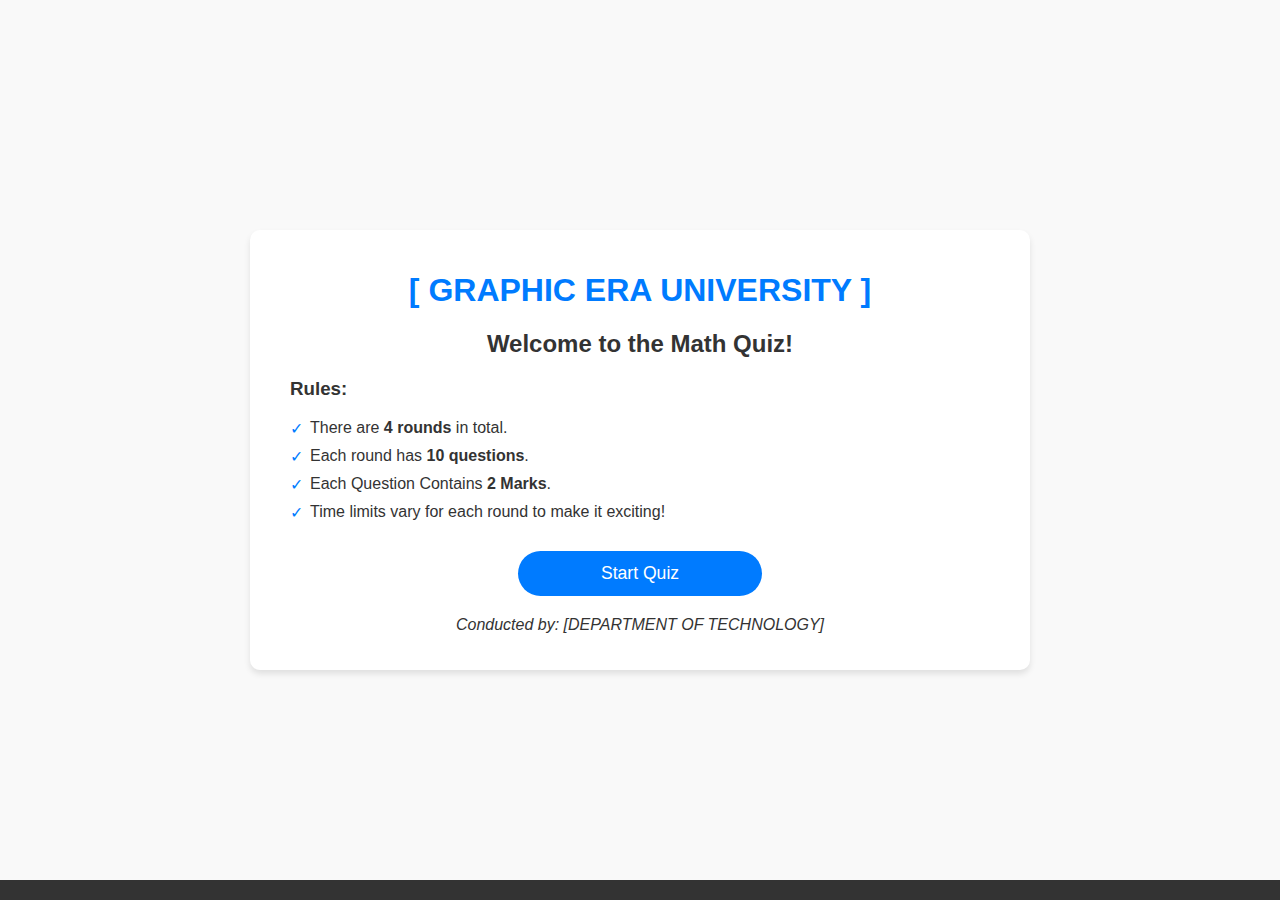
<file: index.html>
<!DOCTYPE html>
<html lang="en">
  <head>
    <meta charset="UTF-8" />
    <meta name="viewport" content="width=device-width, initial-scale=1.0" />
    <title>Math Quiz - Welcome</title>
    <link rel="stylesheet" href="css/index.css">
  </head>
  <body>
    <!-- Loader -->
    <div id="loader">
      <div class="loader"></div>
    </div>
    <div class="container">
      <h1>[ GRAPHIC ERA UNIVERSITY ]</h1>
      <h2>Welcome to the Math Quiz!</h2>
      <div class="rules">
        <h3>Rules:</h3>
        <ul>
          <li>There are <strong>4 rounds</strong> in total.</li>
          <li>Each round has <strong>10 questions</strong>.</li>
          <li>Each Question Contains <strong>2 Marks</strong>.</li>
          <li>Time limits vary for each round to make it exciting!</li>
        </ul>
      </div>
      <a href="start-page/round-1-start.html" class="start-btn">Start Quiz</a>
      <div class="conducted-by">
        <p>Conducted by: [DEPARTMENT OF TECHNOLOGY]</p>
      </div>
    </div>
    <footer class="footer">
     
    </footer>
    <script src="js/script.js"></script>
  </body>
</html>
</file>
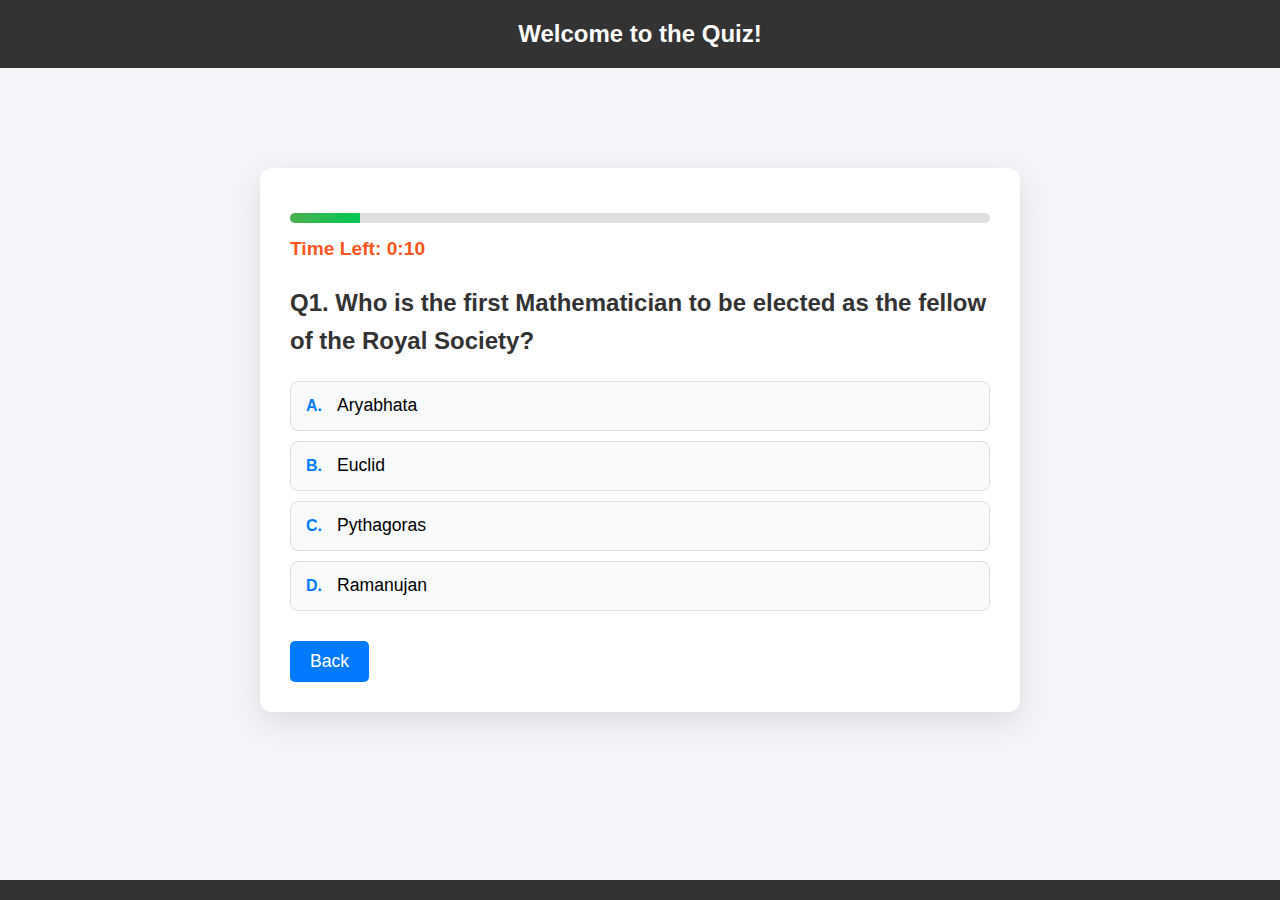
<file: question/round-1-question.html>
<!DOCTYPE html>
<html lang="en">
  <head>
    <meta charset="UTF-8" />
    <meta name="viewport" content="width=device-width, initial-scale=1.0" />
    <title>Round 1 | Quiz</title>
   <link rel="stylesheet" href="../css/question.css">
  </head>
  <body>
    <!-- Loader -->
    <div id="loader">
      <div class="loader"></div>
    </div>
    <header>Welcome to the Quiz!</header>
    <div class="quiz-container">
      <div class="progress-container">
    <div id="progress-bar"></div>
  </div>
      <div id="timer" class="hidden">
        Time Left: <span id="time-remaining"></span>
      </div>
      <button id="start-timer-btn" onclick="startTimer()">Start Timer</button>
      <div class="question-section">
        <h3 id="question-text">Loading...</h3>
        <ul class="options" id="options-list">
          <!-- Options dynamically generated -->
        </ul>
      </div>
      <div id="feedback" class="hidden"></div>
      <div id="explanation" class="hidden"></div>
      <button id="back-btn" class="hidden" onclick="loadPreviousQuestion()">
        Back
      </button>
      <button id="next-btn" class="hidden" onclick="loadNextQuestion()">
        Next
      </button>
    </div>

    <footer class="footer">
      
    </footer>

    <script>
      // Array of quiz questions with options, correct answers, and explanations
      const questions = [
        // Question 1
        {
          question:
            "Q1. Who is the first Mathematician to be elected as the fellow of the Royal Society?",
          options: ["Aryabhata", "Euclid", "Pythagoras", "Ramanujan"],
          correct: "Ramanujan",
          explanation:
            "Ramanujan was the first Indian mathematician to be elected as a fellow of the Royal Society due to his extraordinary contributions to mathematics.",
        },

        // Question 2
        {
          question: "Q2. Name the film based on Srinivasan Ramanujan's life.",
          options: [
            "The Man Who Knew Infinity",
            "A Beautiful Mind",
            "A Disappearing Number",
            "D + x + y",
          ],
          correct: "The Man Who Knew Infinity",
          explanation:
            "The movie 'The Man Who Knew Infinity' is a biographical drama about Srinivasa Ramanujan, focusing on his life and collaboration with G.H. Hardy.",
        },

        // Question 3
        {
          question:
            "Q3. In 2017, based on Srinivasan Ramanujan and G.H. Hardy on several rewards. Do you know the title of the play?",
          options: [
            "The Man Who Knew Infinity",
            "A Disappearing Number",
            "C + x + y",
            "A Beautiful Mind",
          ],
          correct: "A Disappearing Number",
          explanation:
            "'A Disappearing Number' is a play inspired by the life and mathematics of Ramanujan and his work with G.H. Hardy.",
        },

        // Question 4
        {
          question:
            "Q4. Which year was celebrated as National Mathematics Day by the Government of India?",
          options: ["2010", "2011", "2012", "2013"],
          correct: "2012",
          explanation:
            "The Indian Government declared December 22, 2012, as National Mathematics Day to honor Srinivasa Ramanujan's birth anniversary.",
        },

        // Question 5
        {
          question:
            "Q5. Aryabhata, one of the famous mathematicians from India, was born in ______.",
          options: ["Kashmir", "Bihar", "Bengal", "Tamil Nadu"],
          correct: "Bihar",
          explanation:
            "Aryabhata was born in Bihar, India, and made significant contributions to mathematics and astronomy.",
        },

        // Question 6
        {
          question:
            "Q6. Who provided elegant results for the summation of series of squares and cubes?",
          options: ["Aryabhata", "Ramanujan", "Euclid", "Pythagoras"],
          correct: "Aryabhata",
          explanation:
            "Aryabhata was one of the first mathematicians to provide precise results for the summation of series.",
        },

        // Question 7
        {
          question: "Q7. What was Aryabhata's approximation of pi?",
          options: ["3.1416", "22/7", "3.1428", "3.1"],
          correct: "3.1416",
          explanation:
            "Aryabhata calculated the value of pi to four decimal places as 3.146, a remarkable approximation for his time.",
        },

        // Question 8
        {
          question: "Q8. What is the Pythagorean Theorem?",
          options: [
            "A mathematical formula for finding the length of the side of a right triangle",
            "A spiritual belief that people are reborn after death",
            "The equation that proves that the Earth revolves around the Sun",
            "The only surviving book by Pythagoras",
          ],
          correct:
            "A mathematical formula for finding the length of the side of a right triangle",
          explanation:
            "The Pythagorean Theorem states that in a right triangle, the square of the hypotenuse is equal to the sum of the squares of the other two sides.",
        },

        // Question 9
        {
          question: "Q9. Who wrote the book Dasgitika?",
          options: ["Ramanujan", "Aryabhata", "Euclid", "Archimedes"],
          correct: "Aryabhata",
          explanation:
            "Aryabhata wrote Dasgitika, a work focusing on astronomy and mathematics.",
        },

        // Question 10
        {
          question: "Q10. Who was known as the father of mathematics?",
          options: ["Archimedes", "Aryabhata", "Ramanujan", "Euclid"],
          correct: "Archimedes",
          explanation:
            "Archimedes is often referred to as the father of mathematics for his foundational work in geometry, calculus, and mechanics.",
        },
      ];
      
    </script>
    <script>
    const NEXT_ROUND_URL = "../start-page/round-2-start.html";
  </script>
    <script src="../js/script.js"></script>
    
  </body>
</html>
</file>
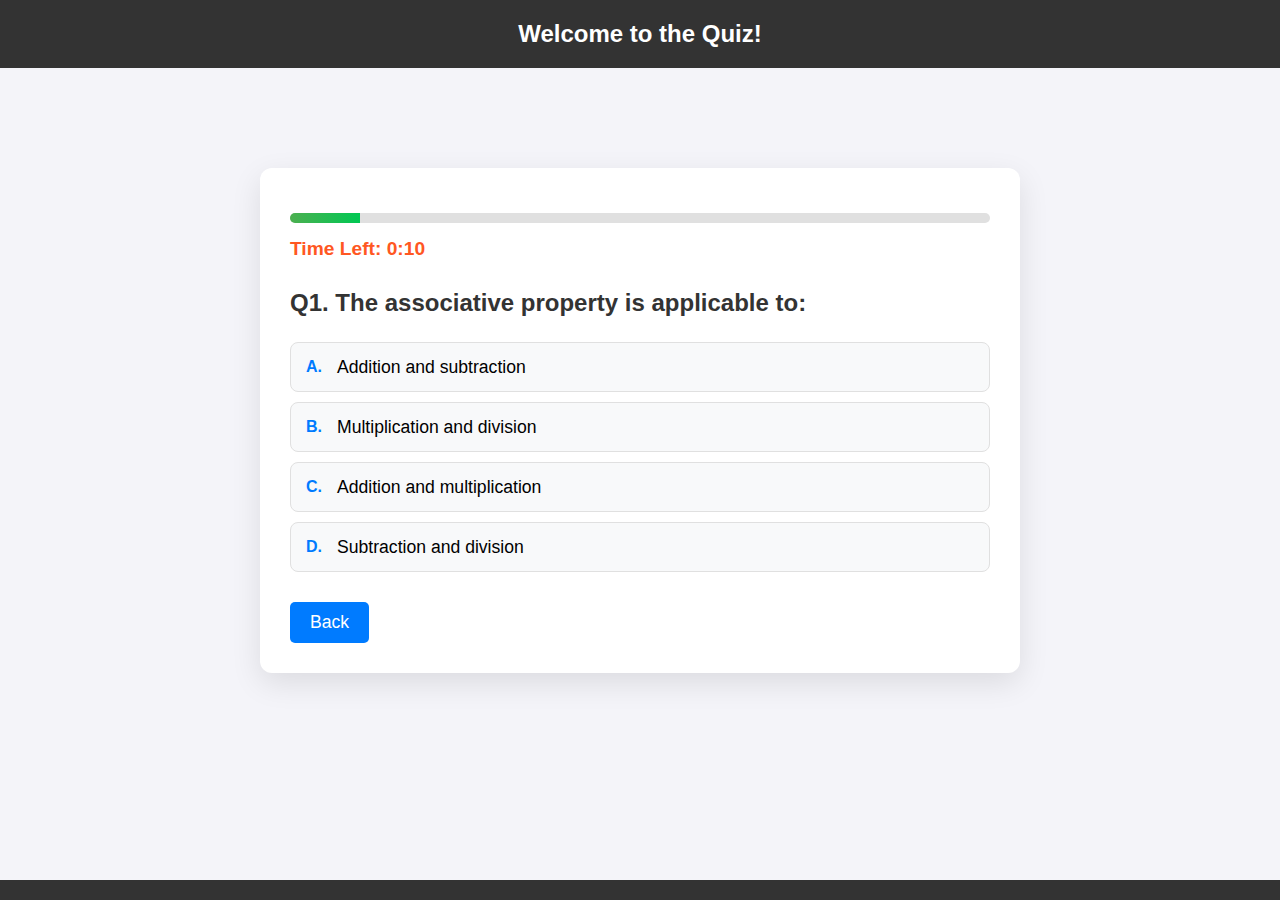
<file: question/round-2-question.html>
<!DOCTYPE html>
<html lang="en">
  <head>
    <meta charset="UTF-8" />
    <meta name="viewport" content="width=device-width, initial-scale=1.0" />
    <title>Round 2 | Quiz</title>
    <link rel="stylesheet" href="../css/question.css" />
  </head>
  <body>
    <!-- Loader -->
    <div id="loader">
      <div class="loader"></div>
    </div>
    <header>Welcome to the Quiz!</header>
    <div class="quiz-container">
      <div class="progress-container">
    <div id="progress-bar"></div>
  </div>
      <div id="timer" class="hidden">
        Time Left: <span id="time-remaining"></span>
      </div>
      <button id="start-timer-btn" onclick="startTimer()">Start Timer</button>
      <div class="question-section">
        <h3 id="question-text">Loading...</h3>
        <ul class="options" id="options-list">
          <!-- Options dynamically generated -->
        </ul>
      </div>
      <div id="feedback" class="hidden"></div>
      <div id="explanation" class="hidden"></div>
      <button id="back-btn" class="hidden" onclick="loadPreviousQuestion()">
        Back
      </button>
      <button id="next-btn" class="hidden" onclick="loadNextQuestion()">
        Next
      </button>
    </div>

    <footer class="footer">
      
    </footer>

    <script>
      // Array of quiz questions
      const questions = [
        {
          question: "Q1. The associative property is applicable to:",
          options: [
            "Addition and subtraction",
            "Multiplication and division",
            "Addition and multiplication",
            "Subtraction and division",
          ],
          correct: "Addition and multiplication",
          explanation:
            "The associative property holds true for addition and multiplication, but not for subtraction or division.",
        },
        {
          question:
            "Q2. What is the multiplicative identity of rational numbers?",
          options: ["0", "1", "2", "-1"],
          correct: "1",
          explanation:
            "The multiplicative identity is 1 because any number multiplied by 1 remains unchanged.",
        },
        {
          question:
            "Q3. In between 3/4 and 1, how many rational numbers are there?",
          options: ["0", "1", "2", "Countless"],
          correct: "Countless",
          explanation:
            "There are infinitely many rational numbers between any two distinct rational numbers.",
        },
        {
          question: "Q4. Which of the statements below is correct?",
          options: [
            "When it comes to division, natural numbers are associative.",
            "When it comes to division, whole numbers are associative.",
            "When it comes to division, integers are associative.",
            "When it comes to division, rational numbers are not associative.",
          ],
          correct:
            "When it comes to division, rational numbers are not associative.",
          explanation:
            "The associative property does not apply to division in rational numbers or other number systems.",
        },
        {
          question:
            "Q5. If two lines intersect at a point, how many angles are formed?",
          options: ["1", "2", "3", "4"],
          correct: "4",
          explanation:
            "When two lines intersect, four angles are formed: two pairs of vertically opposite angles.",
        },
        {
          question:
            "Q6. The angles that share a common vertex and a common side are called:",
          options: [
            "Supplementary angles",
            "Complementary angles",
            "Adjacent angles",
            "Vertical angles",
          ],
          correct: "Adjacent angles",
          explanation:
            "Adjacent angles share a common vertex and a common side, and their non-common sides do not overlap.",
        },
        {
          question:
            "Q7. Two adjacent angles whose non-common sides are opposite rays form a:",
          options: [
            "Linear pair",
            "Right angle",
            "Vertical angles",
            "Perpendicular lines",
          ],
          correct: "Vertical angles",
          explanation:
            "Vertical angles are opposite angles formed when two lines intersect. They are always equal.",
        },
        {
          question:
            "Q8. What is the value of x if (x − 2) is a factor of the polynomial x² − 4x + 3?",
          options: ["1", "2", "3", "4"],
          correct: "2",
          explanation:
            "Substituting x = 2 into the polynomial x² − 4x + 3 gives a value of 0, confirming it as a factor.",
        },
        {
          question:
            "Q9. An athlete takes 10 rounds of a rectangular park, 40 m long and 30 m wide. Find the total distance covered by him.",
          options: ["1400 m", "700 m", "70 m", "2800 m"],
          correct: "1400 m",
          explanation:
            "The perimeter of the park is 2 × (40 + 30) = 140 m. For 10 rounds, the total distance is 10 × 140 = 1400 m.",
        },
        {
          question:
            "Q10. If the circumference of a circle is equal to the perimeter of a square, then which of the following is correct?",
          options: [
            "Area of square is equal to area of circle",
            "Area of square is less than area of circle",
            "Area of square is greater than area of circle",
            "None of the above",
          ],
          correct: "Area of square is less than area of circle",
          explanation:
            "The square’s area is less than the circle's when their perimeter and circumference are equal.",
        },
      ];
    </script>
    <script>
  const NEXT_ROUND_URL = "../start-page/round-3-start.html";
</script>
    <script src="../js/script.js"></script>
    
  </body>
</html>
</file>
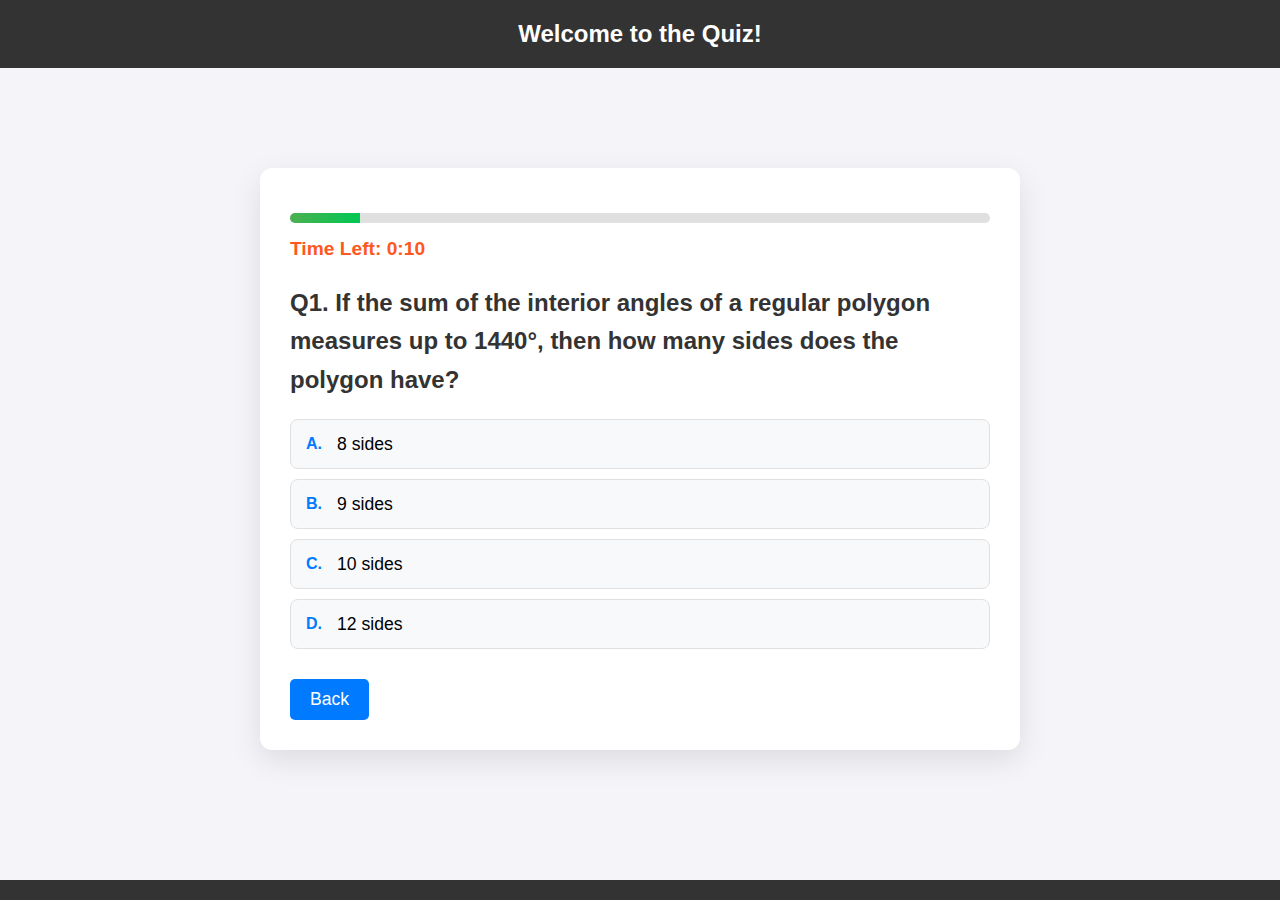
<file: question/round-3-question.html>
<!DOCTYPE html>
<html lang="en">
  <head>
    <meta charset="UTF-8" />
    <meta name="viewport" content="width=device-width, initial-scale=1.0" />
    <title>Round 3 | Quiz</title>
<link rel="stylesheet" href="../css/question.css">
  </head>
  <body>
    <!-- Loader -->
    <div id="loader">
      <div class="loader"></div>
    </div>
    <header>Welcome to the Quiz!</header>
    <div class="quiz-container">
      <div class="progress-container">
    <div id="progress-bar"></div>
  </div>
      <div id="timer" class="hidden">
        Time Left: <span id="time-remaining"></span>
      </div>
      <button id="start-timer-btn" onclick="startTimer()">Start Timer</button>
      <div class="question-section">
        <h3 id="question-text">Loading...</h3>
        <ul class="options" id="options-list">
          <!-- Options dynamically generated -->
        </ul>
      </div>
      <div id="feedback" class="hidden"></div>
      <div id="explanation" class="hidden"></div>
      <button id="back-btn" class="hidden" onclick="loadPreviousQuestion()">
        Back
      </button>
      <button id="next-btn" class="hidden" onclick="loadNextQuestion()">
        Next
      </button>
    </div>

    <footer class="footer">
      
    </footer>

    <script>
      // Array of quiz questions with correct answers and explanations
      const questions = [
        {
          question:
            "Q1. If the sum of the interior angles of a regular polygon measures up to 1440°, then how many sides does the polygon have?",
          options: ["8 sides", "9 sides", "10 sides", "12 sides"],
          correct: "10 sides",
          explanation:
            "The sum of interior angles is given by the formula (n-2) × 180°, where n is the number of sides. Solving for n: (n-2) × 180 = 1440, so n = 10.",
        },
        {
          question:
            "Q2. What is the quadrilateral formed by the angle bisectors of a parallelogram?",
          options: ["Square", "Rectangle", "Circle", "Rhombus"],
          correct: "Rectangle",
          explanation:
            "The angle bisectors of a parallelogram always form a rectangle, regardless of the parallelogram's dimensions.",
        },
        {
          question:
            "Q3. Which of the quadrilaterals has all angles as right angles, opposite sides equal, and diagonals bisect each other?",
          options: ["Rectangle", "Rhombus", "Square", "None of these"],
          correct: "Rectangle",
          explanation:
            "A rectangle has all right angles, equal opposite sides, and diagonals that bisect each other.",
        },
        {
          question:
            "Q4. Diagonals of which of the following quadrilaterals do not bisect it into two congruent triangles?",
          options: ["Rhombus", "Trapezium", "Square", "Rectangle"],
          correct: "Trapezium",
          explanation:
            "Diagonals of a trapezium do not divide it into congruent triangles unless it is isosceles.",
        },
        {
          question: "Q5. Which of the following are true about a rhombus?",
          options: [
            "The sides are all congruent.",
            "The diagonals are congruent.",
            "It has four right angles.",
            "All of the above.",
          ],
          correct: "The sides are all congruent.",
          explanation:
            "A rhombus has all sides equal, but its diagonals are not always congruent, and it does not necessarily have right angles.",
        },
        {
          question: "Q6. Which of the following are true about a square?",
          options: [
            "The diagonals are congruent.",
            "The sides are congruent.",
            "The diagonals are perpendicular.",
            "All of the above.",
          ],
          correct: "All of the above.",
          explanation:
            "A square has congruent sides and diagonals, and its diagonals are perpendicular to each other.",
        },
        {
          question:
            "Q7. Two numbers are in the ratio 7:9. If the sum of the numbers is 112, then the larger number is:",
          options: ["49", "72", "63", "42"],
          correct: "63",
          explanation:
            "If the ratio is 7:9, the total parts are 16. The larger number is (9/16) × 112 = 63.",
        },
        {
          question:
            "Q8. Rakesh has Rs. 10 and Karan has 10 paise. Find the ratio of money with Rakesh and money with Karan.",
          options: ["1/100", "100/1", "10/500", "5/2"],
          correct: "100/1",
          explanation:
            "Rs. 10 = 1000 paise, so the ratio of money is 1000:10 = 100:1.",
        },
        {
          question: "Q9. The average of the first 5 multiples of 9 is:",
          options: ["20", "27", "28", "30"],
          correct: "27",
          explanation:
            "The first 5 multiples of 9 are 9, 18, 27, 36, and 45. Their sum is 135, so the average is 135 ÷ 5 = 27.",
        },
        {
          question:
            "Q10. The sum of 10 numbers is 550. Find their average number.",
          options: ["54", "56", "55", "58"],
          correct: "55",
          explanation:
            "The average is the sum of the numbers divided by the count. 550 ÷ 10 = 55.",
        },
      ];
    </script>
    <script>
  const NEXT_ROUND_URL = "../start-page/round-4-start.html";
</script>
     <script src="../js/script.js"></script>
  </body>
</html>
</file>
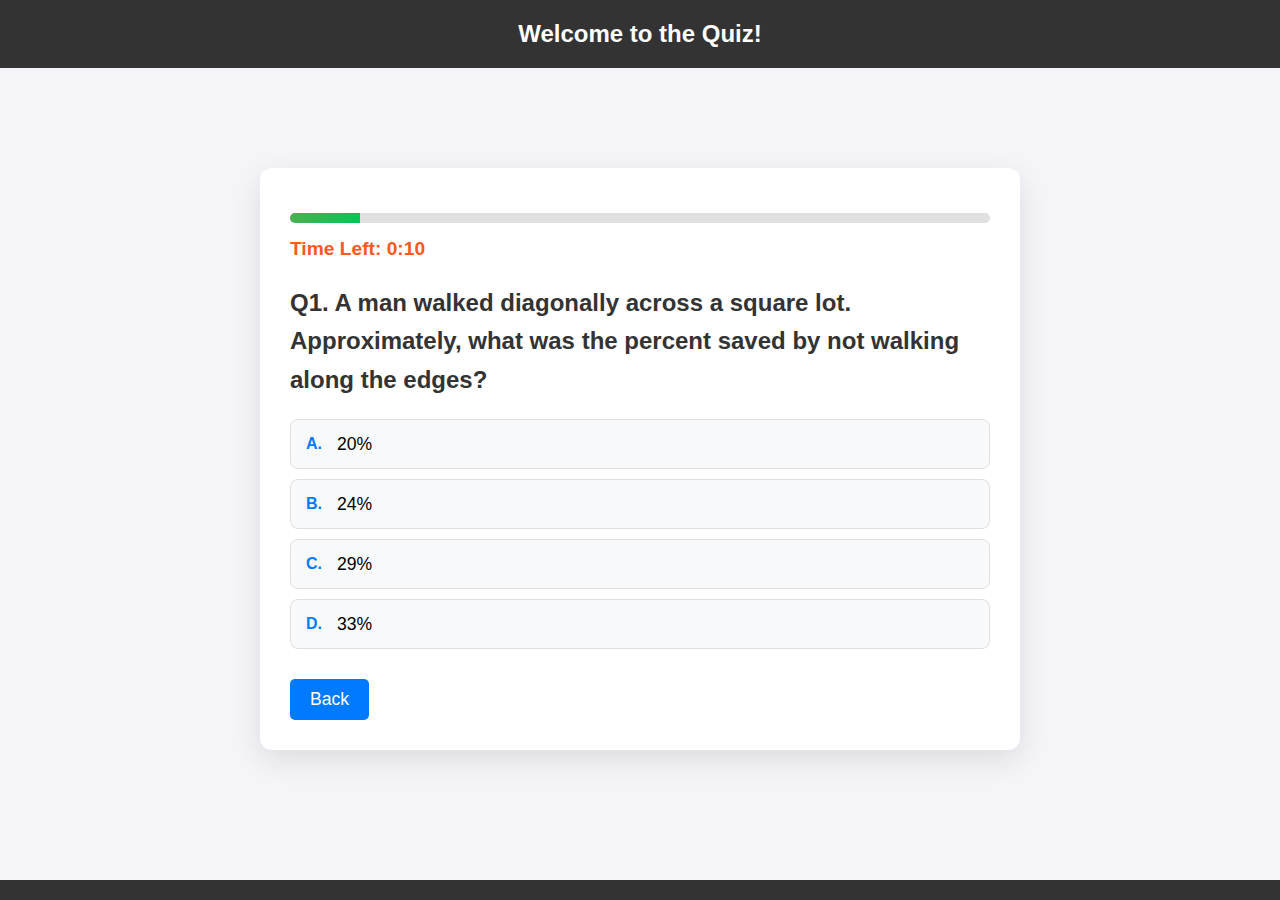
<file: question/round-4-question.html>
<!DOCTYPE html>
<html lang="en">
  <head>
    <meta charset="UTF-8" />
    <meta name="viewport" content="width=device-width, initial-scale=1.0" />
    <title>Round 4 | Quiz</title>
    <link rel="stylesheet" href="../css/question.css">
  </head>
  <body>
    <!-- Loader -->
    <div id="loader">
      <div class="loader"></div>
  </div>
    <header>Welcome to the Quiz!</header>
    <div class="quiz-container">
      <div class="progress-container">
    <div id="progress-bar"></div>
  </div>
      <div id="timer" class="hidden">Time Left: <span id="time-remaining"></span></div>
      <button id="start-timer-btn" onclick="startTimer()">Start Timer</button>
      <div class="question-section">
        <h3 id="question-text">Loading...</h3>
        <ul class="options" id="options-list">
          <!-- Options dynamically generated -->
        </ul>
      </div>
      <div id="feedback" class="hidden"></div>
      <div id="explanation" class="hidden"></div>
      <button id="back-btn" class="hidden" onclick="loadPreviousQuestion()">
        Back
      </button>
      <button id="next-btn" class="hidden" onclick="loadNextQuestion()">
        Next
      </button>
    </div>

    <footer class="footer">
     
    </footer>

    <script>
// Array of quiz questions with correct answers and explanations
const questions = [
  
  {
    question: "Q1. A man walked diagonally across a square lot. Approximately, what was the percent saved by not walking along the edges?",
    options: [
      "20%",
      "24%",
      "29%",
      "33%",
    ],
   
    correct: "33%",
    explanation: "Walking along the edges would involve two sides of the square, but walking diagonally saves approximately 33% of the distance.",
  },
  {
    question: "Q2. The ratio between the perimeter and the breadth of a rectangle is 5:1. If the area of the rectangle is 216 sq. cm, what is the length of the rectangle?",
    options: [
      "16 cm",
      "18 cm",
      "24 cm",
      "Data inadequate",
    ],
    correct: "18 cm",
    explanation: "Using the formula for perimeter and area, solve for the length as 18 cm.",
  },
  {
    question: "Q3. An article is at 10% more than the CP. If a discount of 10% is allowed, then which of the following is correct?",
    options: [
      "1% gain",
      "1% loss",
      "No gain no loss",
      "1.1% loss",
    ],
    correct: "1% loss",
    explanation: "If an article is priced 10% above cost and a 10% discount is given, there will be a 1% loss.",
  },
  {
    question: "Q4. What time period is taken when interest is calculated half yearly?",
    options: [
      "Twice as much as the number of given years",
      "Half as much as the number of given years",
      "Same as the number of given years",
      "None of these",
    ],
    correct: "Half as much as the number of given years",
    explanation: "For half-yearly calculations, the time period is halved compared to yearly calculations.",
  },
  {
    question: "Q5. At what rate per annum will Rs. 400/- amount to Rs. 585/- in 3 years?",
    options: [
      "10%",
      "8%",
      "12%",
      "9%",
    ],
    correct: "12%",
    explanation: "Using the simple interest formula, the rate is calculated as 12%.",
  },
  {
    question: "Q6. From the given diagram, if ∠SOQ = 72° and ROQ = 2:3, then what are the values of angles ∠SOQ and ∠ROQ?",
    image: "/image/6.png", // Add an image file for this question.
    options: [
      "54° and 36°",
      "40° and 60°",
      "72° and 108°",
      "None of these",
    ],
    correct: "72° and 108°",
    explanation: "The ratios 2:3 are proportional, leading to angle calculations of 72° and 108°.",
    image: "/image/6.png", // Add an image file for this question.
  },
  {
    question: "Q7. Find the value of ∠ABC if PQ || RS.",
    image: "/image/7.png", // Add an image file for this construction question.
    options: [
      "70°",
      "140°",
      "110°",
      "90°",
    ],
    correct: "110°",
    explanation: "Using the properties of parallel lines and angles, the angle is calculated as 110°.",
   
  },
  {
    question: "Q8. A diagonal of a rectangle is inclined to one side of the rectangle at 25°. The acute angle between the diagonals is:",
    options: [
      "35°",
      "50°",
      "40°",
      "25°",
    ],
    correct: "40°",
    explanation: "The acute angle between the diagonals is derived using trigonometric relationships.",
  },
  {
    question: "Q9. If the diagonals of a rhombus are 18 cm and 24 cm respectively, then its side is equal to:",
    options: [
      "16 cm",
      "15 cm",
      "20 cm",
      "17 cm",
    ],
    correct: "15 cm",
    explanation: "Using the Pythagorean theorem, the side length is calculated as 15 cm.",
  },
  {
    question: "Q10. If three out of four points are collinear, then we get:",
    options: [
      "A line",
      "A triangle",
      "A quadrilateral",
      "A square",
    ],
    correct: "A line",
    explanation: "Three collinear points always form a straight line.",
  },
];

  </script>
   <script src="../js/script.js"></script>
  </body>
</html>
</file>
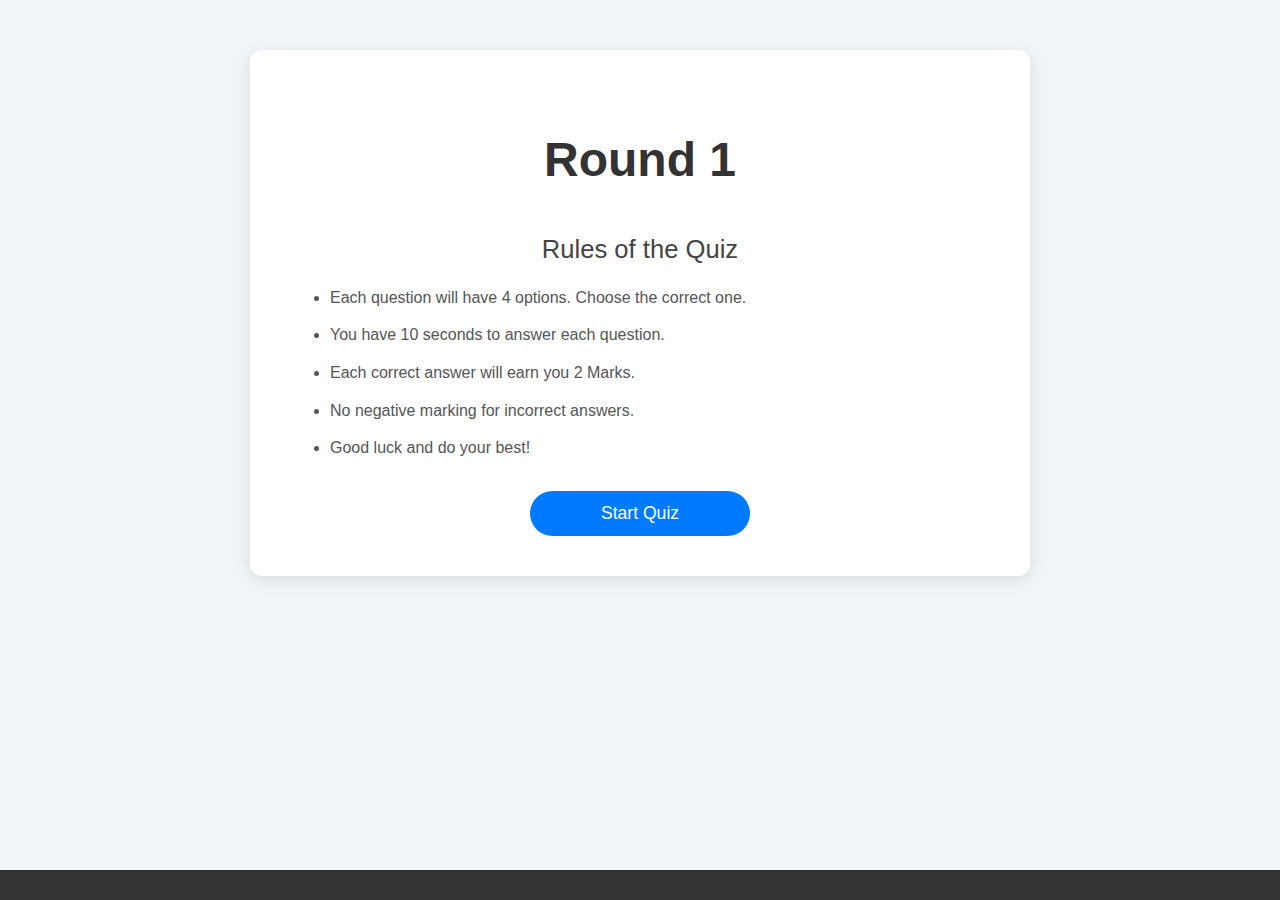
<file: start-page/round-1-start.html>
<!DOCTYPE html>
<html lang="en">
  <head>
    <meta charset="UTF-8" />
    <meta name="viewport" content="width=device-width, initial-scale=1.0" />
    <title>Round 1 | Quiz</title>
   <link rel="stylesheet" href="../css/startpage.css">
  </head>
  <body>
    <!-- Loader -->
    <div id="loader">
      <div class="loader"></div>
    </div>
    <div class="container">
      <header>
        <h1>Round 1</h1>
      </header>

      <section class="rules">
        <h2>Rules of the Quiz</h2>
        <ul>
          <li>Each question will have 4 options. Choose the correct one.</li>
          <li>You have 10 seconds to answer each question.</li>
          <li>Each correct answer will earn you 2 Marks.</li>
          <li>No negative marking for incorrect answers.</li>

          <li>Good luck and do your best!</li>
        </ul>
      </section>

      <section class="start-quiz">
        <a href="../question/round-1-question.html">
          <button>Start Quiz</button>
        </a>
      </section>
    </div>

    <footer class="footer">
      
    </footer>
    <script src="../js/script.js"></script>
  </body>
</html>
</file>
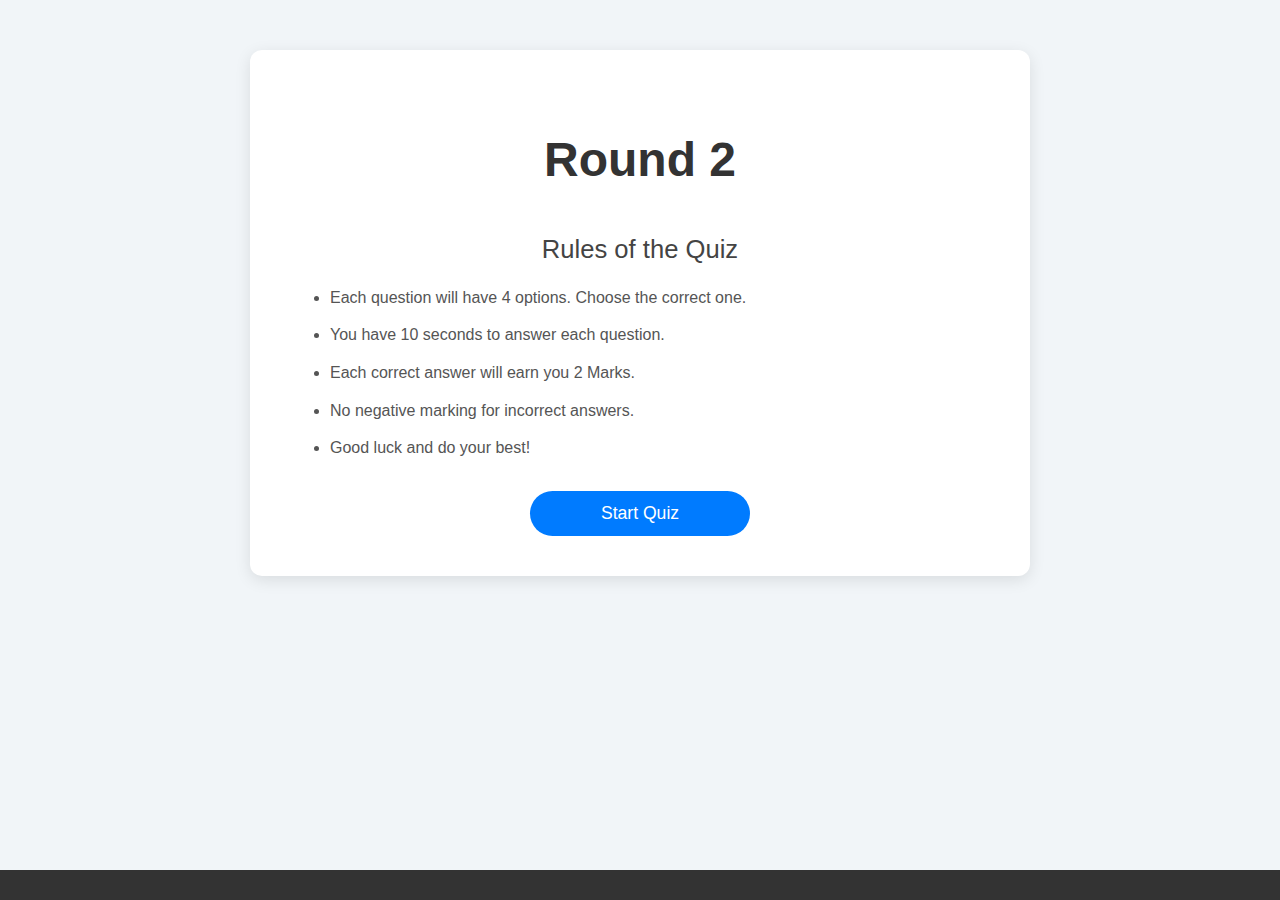
<file: start-page/round-2-start.html>
<!DOCTYPE html>
<html lang="en">
  <head>
    <meta charset="UTF-8" />
    <meta name="viewport" content="width=device-width, initial-scale=1.0" />
    <title>Round 2 | Quiz</title>
    <link rel="stylesheet" href="../css/startpage.css">
  </head>
  <body>
    <!-- Loader -->
    <div id="loader">
      <div class="loader"></div>
    </div>
    <div class="container">
      <header>
        <h1>Round 2</h1>
      </header>

      <section class="rules">
        <h2>Rules of the Quiz</h2>
        <ul>
          <li>Each question will have 4 options. Choose the correct one.</li>
          <li>You have 10 seconds to answer each question.</li>
          <li>Each correct answer will earn you 2 Marks.</li>
          <li>No negative marking for incorrect answers.</li>

          <li>Good luck and do your best!</li>
        </ul>
      </section>

      <section class="start-quiz">
        <a href="../question/round-2-question.html">
          <button>Start Quiz</button>
        </a>
      </section>
    </div>

    <footer class="footer">
      
    </footer>

    <script src="../js/script.js"></script>
  </body>
</html>
</file>
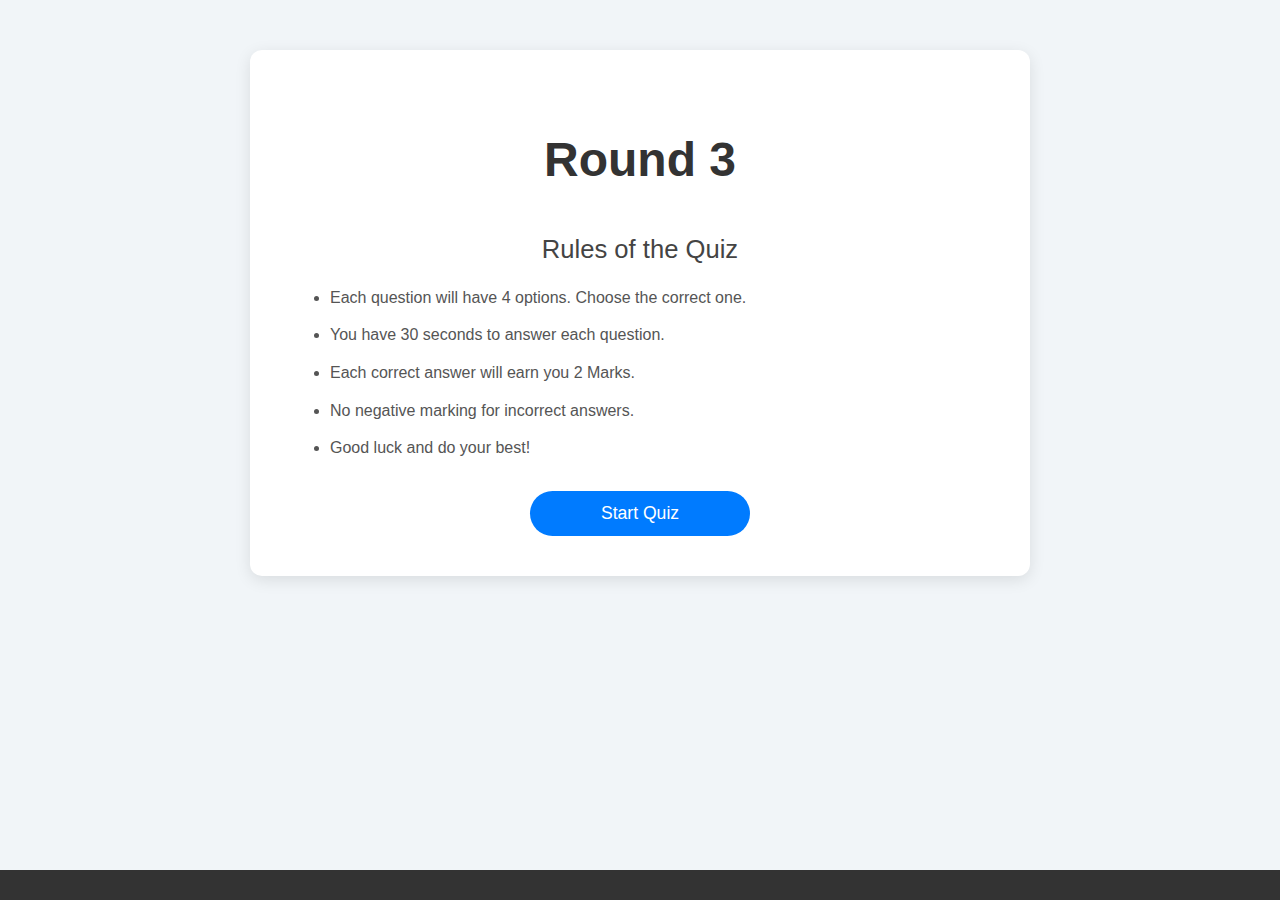
<file: start-page/round-3-start.html>
<!DOCTYPE html>
<html lang="en">
  <head>
    <meta charset="UTF-8" />
    <meta name="viewport" content="width=device-width, initial-scale=1.0" />
    <title>Round 3 | Quiz</title>
    <link rel="stylesheet" href="../css/startpage.css">
  </head>
  <body>
    <!-- Loader -->
    <div id="loader">
      <div class="loader"></div>
    </div>
    <div class="container">
      <header>
        <h1>Round 3</h1>
      </header>

      <section class="rules">
        <h2>Rules of the Quiz</h2>
        <ul>
          <li>Each question will have 4 options. Choose the correct one.</li>
          <li>You have 30 seconds to answer each question.</li>
          <li>Each correct answer will earn you 2 Marks.</li>
          <li>No negative marking for incorrect answers.</li>

          <li>Good luck and do your best!</li>
        </ul>
      </section>

      <section class="start-quiz">
        <a href="../question/round-3-question.html">
          <button>Start Quiz</button>
        </a>
      </section>
    </div>

    <footer class="footer">
     
    </footer>
 <script src="../js/script.js"></script>
  </body>
</html>
</file>
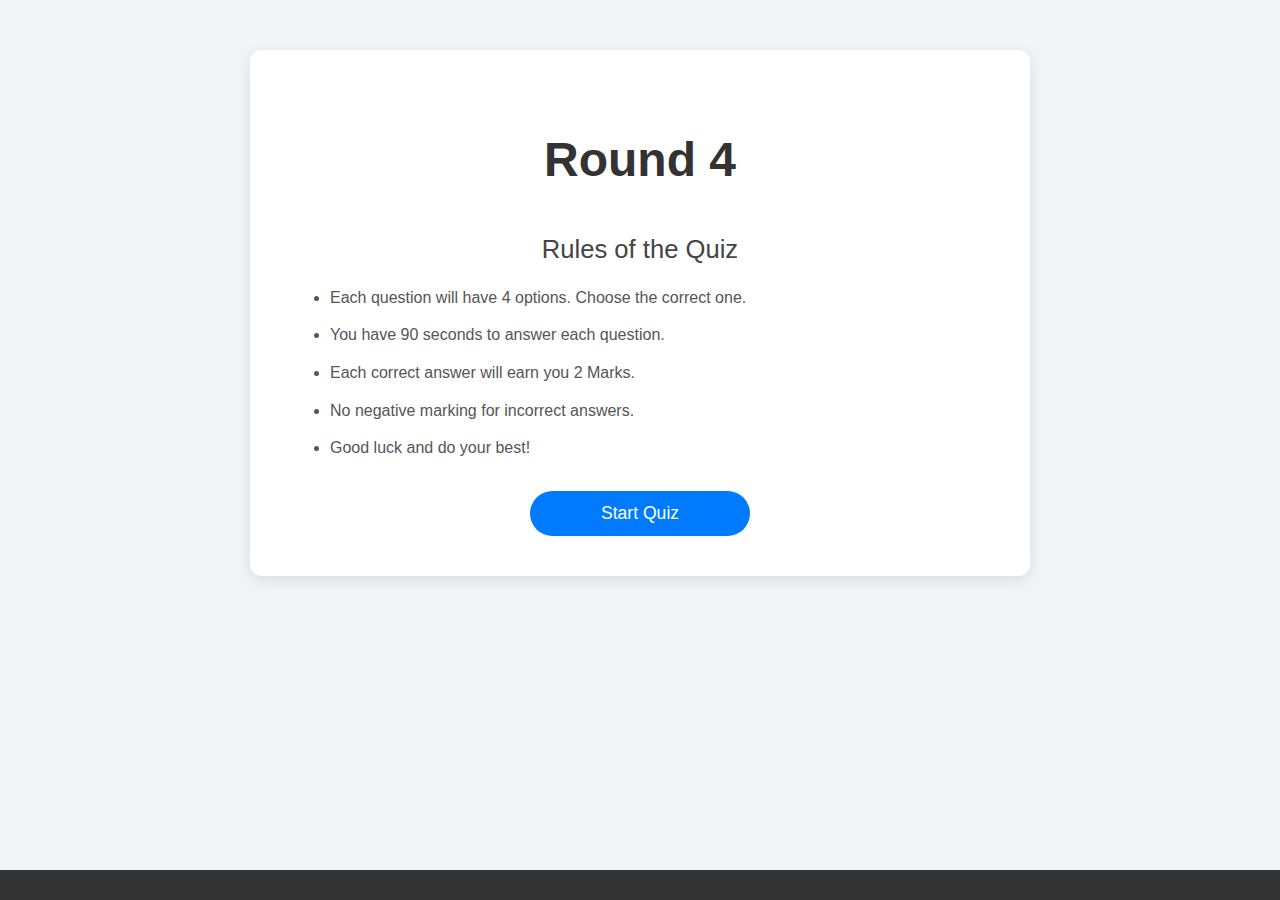
<file: start-page/round-4-start.html>
<!DOCTYPE html>
<html lang="en">
  <head>
    <meta charset="UTF-8" />
    <meta name="viewport" content="width=device-width, initial-scale=1.0" />
    <title>Round 4 | Quiz</title>
   <link rel="stylesheet" href="../css/startpage.css">
   
  </head>

  <body>
    <!-- Loader -->
    <div id="loader">
      <div class="loader"></div>
    </div>
    <div class="container">
      <header>
        <h1>Round 4</h1>
      </header>

      <section class="rules">
        <h2>Rules of the Quiz</h2>
        <ul>
          <li>Each question will have 4 options. Choose the correct one.</li>
          <li>You have 90 seconds to answer each question.</li>
          <li>Each correct answer will earn you 2 Marks.</li>
          <li>No negative marking for incorrect answers.</li>

          <li>Good luck and do your best!</li>
        </ul>
      </section>

      <section class="start-quiz">
        <a href="../question/round-4-question.html">
          <button>Start Quiz</button>
        </a>
      </section>
    </div>

    <footer class="footer">
      
    </footer>
    <script src="../js/script.js"></script>
  </body>
</html>
</file>
<file: css/index.css>
body {
    font-family: Arial, sans-serif;
    margin: 0;
    padding: 0;
    background-color: #f4f4f9;
    background: #f9f9f9;
    color: #333;
    display: flex;
    justify-content: center;
    align-items: center;
    height: 100vh;
  }
  /* Loader Styling */
  #loader {
    position: fixed;
    top: 0;
    left: 0;
    width: 100%;
    height: 100%;
    background-color: #f9f9f9;
    display: flex;
    align-items: center;
    justify-content: center;
    z-index: 1000;
  }

  .loader {
    width: 50px;
    aspect-ratio: 1;
    border-radius: 50%;
    border: 8px solid #007bff;
    animation: l20-1 0.8s infinite linear alternate,
      l20-2 1.6s infinite linear;
  }

  @keyframes l20-1 {
    0% {
      clip-path: polygon(
        50% 50%,
        0 0,
        50% 0%,
        50% 0%,
        50% 0%,
        50% 0%,
        50% 0%
      );
    }
    12.5% {
      clip-path: polygon(
        50% 50%,
        0 0,
        50% 0%,
        100% 0%,
        100% 0%,
        100% 0%,
        100% 0%
      );
    }
    25% {
      clip-path: polygon(
        50% 50%,
        0 0,
        50% 0%,
        100% 0%,
        100% 100%,
        100% 100%,
        100% 100%
      );
    }
    50% {
      clip-path: polygon(
        50% 50%,
        0 0,
        50% 0%,
        100% 0%,
        100% 100%,
        50% 100%,
        0% 100%
      );
    }
    62.5% {
      clip-path: polygon(
        50% 50%,
        100% 0,
        100% 0%,
        100% 0%,
        100% 100%,
        50% 100%,
        0% 100%
      );
    }
    75% {
      clip-path: polygon(
        50% 50%,
        100% 100%,
        100% 100%,
        100% 100%,
        100% 100%,
        50% 100%,
        0% 100%
      );
    }
    100% {
      clip-path: polygon(
        50% 50%,
        50% 100%,
        50% 100%,
        50% 100%,
        50% 100%,
        50% 100%,
        0% 100%
      );
    }
  }

  @keyframes l20-2 {
    0% {
      transform: scaleY(1) rotate(0deg);
    }
    49.99% {
      transform: scaleY(1) rotate(135deg);
    }
    50% {
      transform: scaleY(-1) rotate(0deg);
    }
    100% {
      transform: scaleY(-1) rotate(-135deg);
    }
  }

  .container {
    width: 100%;
    max-width: 700px;
    text-align: center;
    background: #fff;
    padding: 20px 40px;
    border-radius: 10px;
    box-shadow: 0 4px 6px rgba(0, 0, 0, 0.1);
  }
  h1 {
    color: #007bff;
  }
  .rules {
    text-align: left;
    margin: 20px 0;
  }
  .rules ul {
    list-style-type: none;
    padding: 0;
  }
  .rules li {
    margin: 10px 0;
    padding-left: 20px;
    position: relative;
  }
  .rules li:before {
    content: "\2713";
    position: absolute;
    left: 0;
    color: #007bff;
  }
  .start-btn {
    display: inline-block;
    width: 220px;
    padding: 12px;
    margin-top: 30px;
    font-size: 1.1rem;
    background-color: #007bff;
    color: white;
    border: none;
    border-radius: 50px;
    cursor: pointer;
    transition: all 0.3s ease;
    text-align: center;
    margin-left: auto;
    margin-right: auto;
    display: block;
  }
  .start-btn:hover {
    background-color: #29609b;
  }
  .conducted-by {
    margin-top: 20px;
    font-style: italic;
  }
  a {
    color: #007bff;
    text-decoration: none !important;
    transition: color 0.3s ease;
  }
  /* Footer Styling */
  .footer {
    width: 100%;
    background-color: #333333;
    color: #ffffff;
    text-align: center;
    padding: 10px;
    position: fixed;
    bottom: 0;
    left: 0;
  }

  footer p {
    margin: 0;
    font-size: 0.9em;
    color: #bbb;
  }

  footer a {
    color: #fff;
    text-decoration: none;
    font-weight: 600;
  }
</file>
<file: css/question.css>
body {
    font-family: "Poppins", sans-serif;
    background-color: #f1f5f8;
    background: #f4f4f9;
    margin: 0;
    padding: 0;



  }
  header {
    background-color: #333333;
    color: white;
    padding: 20px;
    text-align: center;
    font-size: 1.5em;
    font-weight: bold;
    
  }
/* Loader Styling */
#loader {
        position: fixed;
        top: 0;
        left: 0;
        width: 100%;
        height: 100%;
        background-color: #f9f9f9;
        display: flex;
        align-items: center;
        justify-content: center;
        z-index: 1000;
    }

    .loader {
        width: 50px;
        aspect-ratio: 1;
        border-radius: 50%;
        border: 8px solid #007bff;
        animation:
            l20-1 0.8s infinite linear alternate,
            l20-2 1.6s infinite linear;
    }

    @keyframes l20-1 {
        0%    {clip-path: polygon(50% 50%, 0       0, 50%   0%, 50%    0%, 50%    0%, 50%    0%, 50%    0%);}
        12.5% {clip-path: polygon(50% 50%, 0       0, 50%   0%, 100%   0%, 100%   0%, 100%   0%, 100%   0%);}
        25%   {clip-path: polygon(50% 50%, 0       0, 50%   0%, 100%   0%, 100% 100%, 100% 100%, 100% 100%);}
        50%   {clip-path: polygon(50% 50%, 0       0, 50%   0%, 100%   0%, 100% 100%, 50%  100%, 0%   100%);}
        62.5% {clip-path: polygon(50% 50%, 100%    0, 100%   0%, 100%   0%, 100% 100%, 50%  100%, 0%   100%);}
        75%   {clip-path: polygon(50% 50%, 100% 100%, 100% 100%, 100% 100%, 100% 100%, 50%  100%, 0%   100%);}
        100%  {clip-path: polygon(50% 50%, 50%  100%, 50% 100%, 50% 100%, 50% 100%, 50%  100%, 0%   100%);}
    }

    @keyframes l20-2 {
        0%    {transform: scaleY(1) rotate(0deg);}
        49.99%{transform: scaleY(1) rotate(135deg);}
        50%   {transform: scaleY(-1) rotate(0deg);}
        100%  {transform: scaleY(-1) rotate(-135deg);}
    }

  .quiz-container {
    background: #ffffff;
    box-shadow: 0 10px 30px rgba(0, 0, 0, 0.1);
    border-radius: 10px;
    padding: 30px;
    max-width: 700px;
    margin: 100px auto;
    animation: fadeIn 1s ease-in-out;
    border-radius: 12px;
  }

  h3 {
    font-size: 1.5em;
    font-weight: 600;
    color: #333333;
    margin-bottom: 20px;
    text-align: left;
    line-height: 1.6;
  }

  /* Options Styling */
  .options {
    list-style: none;
    padding: 0;
    margin: 0;
  }

  .options li {
    display: flex;
    align-items: center;
    justify-content: space-between;
    background: #f8f9fa;
    border: 1px solid #e0e0e0;
    border-radius: 8px;
    margin: 10px 0;
    padding: 12px 15px;
    cursor: pointer;
    transition: all 0.3s ease;
    position: relative;
  }

  .options li:hover {
    background-color: #e7f3fe;
    transform: translateY(-3px);
  }

  .options li.correct {
    background-color: #d4edda;
    border-color: #28a745;
    color: #155724;
  }

  .options li.incorrect {
    background-color: #f8d7da;
    border-color: #dc3545;
    color: #721c24;
  }

  .option-label {
    font-weight: bold;
    color: #007bff;
    margin-right: 15px;
  }

  .option-text {
    flex: 1;
    font-size: 1.1em;
  }

  /* Tick and Cross Icons */
  .icon {
    width: 24px;
    height: 24px;
    margin-left: 10px;
  }

  /* Feedback and Explanation */
  #feedback {
    font-weight: bold;
    margin-top: 15px;
    text-align: center;
    font-size: 1.2em;
    color: #333333;
    animation: slideIn 0.5s ease;
  }

  #explanation {
    margin-top: 15px;
    text-align: left;
    padding: 15px;
    border: 1px solid #cce5ff;
    border-left: #007bff 3px solid;
    background: #e7f3fe;
    border-radius: 8px;
    color: #31708f;
    font-size: 1.1em;
    animation: fadeIn 1s ease;
    width: 100%;
    box-sizing: border-box;
  }

  button {
    margin-top: 20px;
    background-color: #007bff;
    color: white;
    border: none;
    border-radius: 5px;
    padding: 10px 20px;
    cursor: pointer;
    font-size: 1.1em;
    transition: background-color 0.3s ease;
  }

  button:hover {
    background-color: #0056b3;
  }

  .hidden {
    display: none;
  }
  #back-btn {
    margin-right: 530px;
  }

  /* Animations */
  @keyframes fadeIn {
    from {
      opacity: 0;
    }
    to {
      opacity: 1;
    }
  }

  @keyframes slideIn {
    from {
      transform: translateY(-10px);
      opacity: 0;
    }
    to {
      transform: translateY(0);
      opacity: 1;
    }
  }

  /* Responsive Design for Mobile */
  @media (max-width: 768px) {
    .quiz-container {
      padding: 15px;
      width: 90%;
    }

    h3 {
      font-size: 1.2em;
    }

    .options li {
      padding: 10px 12px;
    }

    .option-text {
      font-size: 1em;
    }

    .option-label {
      font-size: 1.1em;
    }

    button {
      font-size: 1em;
      padding: 8px 16px;
    }

    #back-btn {
      margin-right: 20px;
    }

    #feedback,
    #explanation {
      font-size: 1em;
    }
  }

  @media (max-width: 480px) {
    h3 {
      font-size: 1.1em;
      margin-bottom: 15px;
    }

    .options li {
      padding: 8px 10px;
    }

    .option-label {
      font-size: 1em;
    }

    .option-text {
      font-size: 0.9em;
    }

    button {
      font-size: 0.9em;
      padding: 8px 15px;
    }

    #back-btn {
      margin-right: 52vw;
    }
  }

  /* Footer Styling */
  .footer {
    width: 100%;
    background-color: #333333;
    color: #ffffff;
    text-align: center;
    padding: 10px;
    position: fixed;
    bottom: 0;
    left: 0;
  }

  footer p {
    margin: 0;
    font-size: 0.9em;
    color: #bbb;
  }

  footer a {
    color: #fff;
    text-decoration: none;
    font-weight: 600;
  }


  #confetti {
position: fixed;
top: 0;
left: 0;
width: 100%;
height: 100%;
pointer-events: none;
overflow: hidden;
z-index: 1000;
}

.confetti {
position: absolute;
width: 10px;
height: 10px;
background-color: red;
opacity: 0.8;
animation: fall 3s ease-in-out forwards;
}

@keyframes fall {
0% {
transform: translateY(-100%) rotate(0);
}
100% {
transform: translateY(100vh) rotate(720deg);
}
}
.completion-message {
text-align: center;
font-size: 24px;
font-weight: bold;
color: #28a745;
animation: fadeIn 1s ease-in-out;
}
.completion-gif {
margin-top: 20px;
max-width: 300px;
width: 100%;
height: auto;
border-radius: 10px;
}
.question-image {
display: block;
margin: 20px auto;
max-width: 100%;
height: auto;
border-radius: 8px;
padding: 5px;

}
#timer {
font-size: 1.2em;
font-weight: bold;
margin-bottom: 15px;
color: #ff5722;

}
#start-timer-btn{
background-color: #dc3545;
}
.progress-container {
  width: 100%;
  height: 10px;
  background: #e0e0e0;
  border-radius: 5px;
  margin: 15px 0;
  overflow: hidden;
}

#progress-bar {
  height: 100%;
  width: 0%;
  background: linear-gradient(90deg, #4caf50, #00c853);
  transition: width 0.4s ease;
}
</file>
<file: css/startpage.css>
/* Global styles */
  body {
    font-family: "Segoe UI", Tahoma, Geneva, Verdana, sans-serif;
    margin: 0;
    padding: 0;
    background-color: #f1f5f8;
    background-color: #f1f5f8;
    color: #333;
    line-height: 1.6;
  }

  .container {
    width: 100%;
    max-width: 700px;
    margin: 50px auto;
    padding: 40px;
    background-color: #fff;
    border-radius: 12px;
    box-shadow: 0 4px 16px rgba(0, 0, 0, 0.1);
  }

  header {
    text-align: center;
    margin-bottom: 30px;
  }

  h1 {
    font-size: 3rem;
    color: #333;
    font-weight: 600;
    margin-bottom: 10px;
  }

  h2 {
    font-size: 1.6rem;
    color: #444;
    margin-bottom: 15px;
    font-weight: 500;
    text-align: center;
  }

  ul {
    list-style-type: disc;
    padding-left: 40px;
    text-align: left;
    margin: 0;
  }

  li {
    margin: 12px 0;
    font-size: 1rem;
    color: #555;
  }

  button {
    display: inline-block;
    width: 220px;
    padding: 12px;
    margin-top: 30px;
    font-size: 1.1rem;
    background-color: #007bff;
    color: white;
    border: none;
    border-radius: 50px;
    cursor: pointer;
    transition: all 0.3s ease;
    text-align: center;
    margin-left: auto;
    margin-right: auto;
    display: block;
  }

  button:hover {
    background-color: #0356af;
    transform: translateY(-2px);
  }
  /* Loader Styling */
  #loader {
    position: fixed;
    top: 0;
    left: 0;
    width: 100%;
    height: 100%;
    background-color: #f9f9f9;
    display: flex;
    align-items: center;
    justify-content: center;
    z-index: 1000;
  }

  .loader {
    width: 50px;
    aspect-ratio: 1;
    border-radius: 50%;
    border: 8px solid #007bff;
    animation: l20-1 0.8s infinite linear alternate,
      l20-2 1.6s infinite linear;
  }

  @keyframes l20-1 {
    0% {
      clip-path: polygon(
        50% 50%,
        0 0,
        50% 0%,
        50% 0%,
        50% 0%,
        50% 0%,
        50% 0%
      );
    }
    12.5% {
      clip-path: polygon(
        50% 50%,
        0 0,
        50% 0%,
        100% 0%,
        100% 0%,
        100% 0%,
        100% 0%
      );
    }
    25% {
      clip-path: polygon(
        50% 50%,
        0 0,
        50% 0%,
        100% 0%,
        100% 100%,
        100% 100%,
        100% 100%
      );
    }
    50% {
      clip-path: polygon(
        50% 50%,
        0 0,
        50% 0%,
        100% 0%,
        100% 100%,
        50% 100%,
        0% 100%
      );
    }
    62.5% {
      clip-path: polygon(
        50% 50%,
        100% 0,
        100% 0%,
        100% 0%,
        100% 100%,
        50% 100%,
        0% 100%
      );
    }
    75% {
      clip-path: polygon(
        50% 50%,
        100% 100%,
        100% 100%,
        100% 100%,
        100% 100%,
        50% 100%,
        0% 100%
      );
    }
    100% {
      clip-path: polygon(
        50% 50%,
        50% 100%,
        50% 100%,
        50% 100%,
        50% 100%,
        50% 100%,
        0% 100%
      );
    }
  }

  @keyframes l20-2 {
    0% {
      transform: scaleY(1) rotate(0deg);
    }
    49.99% {
      transform: scaleY(1) rotate(135deg);
    }
    50% {
      transform: scaleY(-1) rotate(0deg);
    }
    100% {
      transform: scaleY(-1) rotate(-135deg);
    }
  }

  /* Footer Styling */
  .footer {
    width: 100%;
    background-color: #333;
    color: #ffffff;
    text-align: center;
    padding: 15px;
    position: fixed;
    bottom: 0;
    left: 0;
  }

  footer p {
    margin: 0;
    font-size: 0.9em;
    color: #bbb;
  }

  footer a {
    color: #fff;
    text-decoration: none;
    font-weight: 600;
  }
  a {
    color: #007bff;
    text-decoration: none;
    font-weight: 600;
    transition: color 0.3s ease;
  }
</file>
